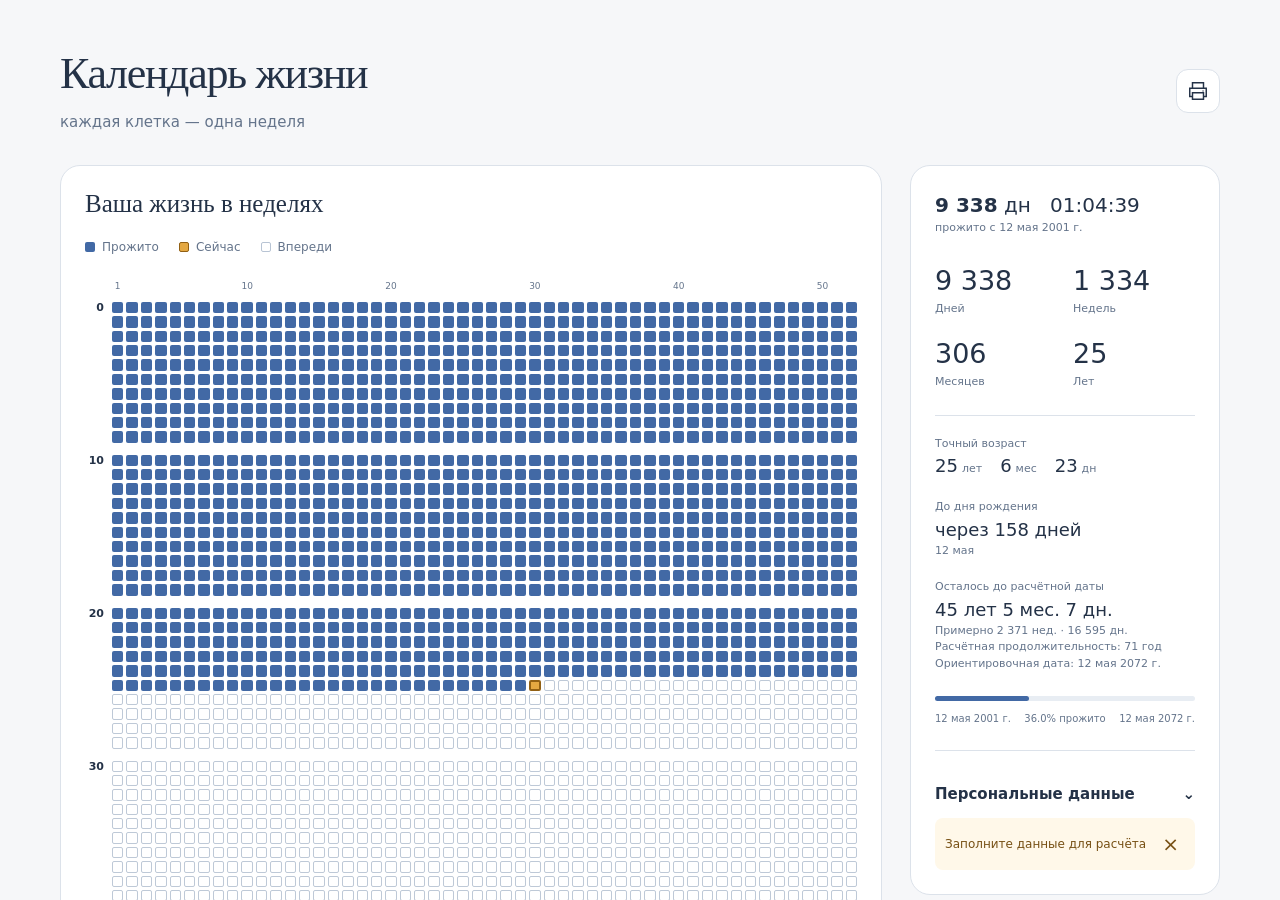
<file: index.html>
<!doctype html>
<html lang="ru"><head><meta charset="utf-8"><meta name="viewport" content="width=device-width, initial-scale=1"><meta http-equiv="refresh" content="0;url=life_calendar.html"><title>Календарь жизни</title></head><body><a href="life_calendar.html">Открыть календарь жизни</a></body></html>
</file>
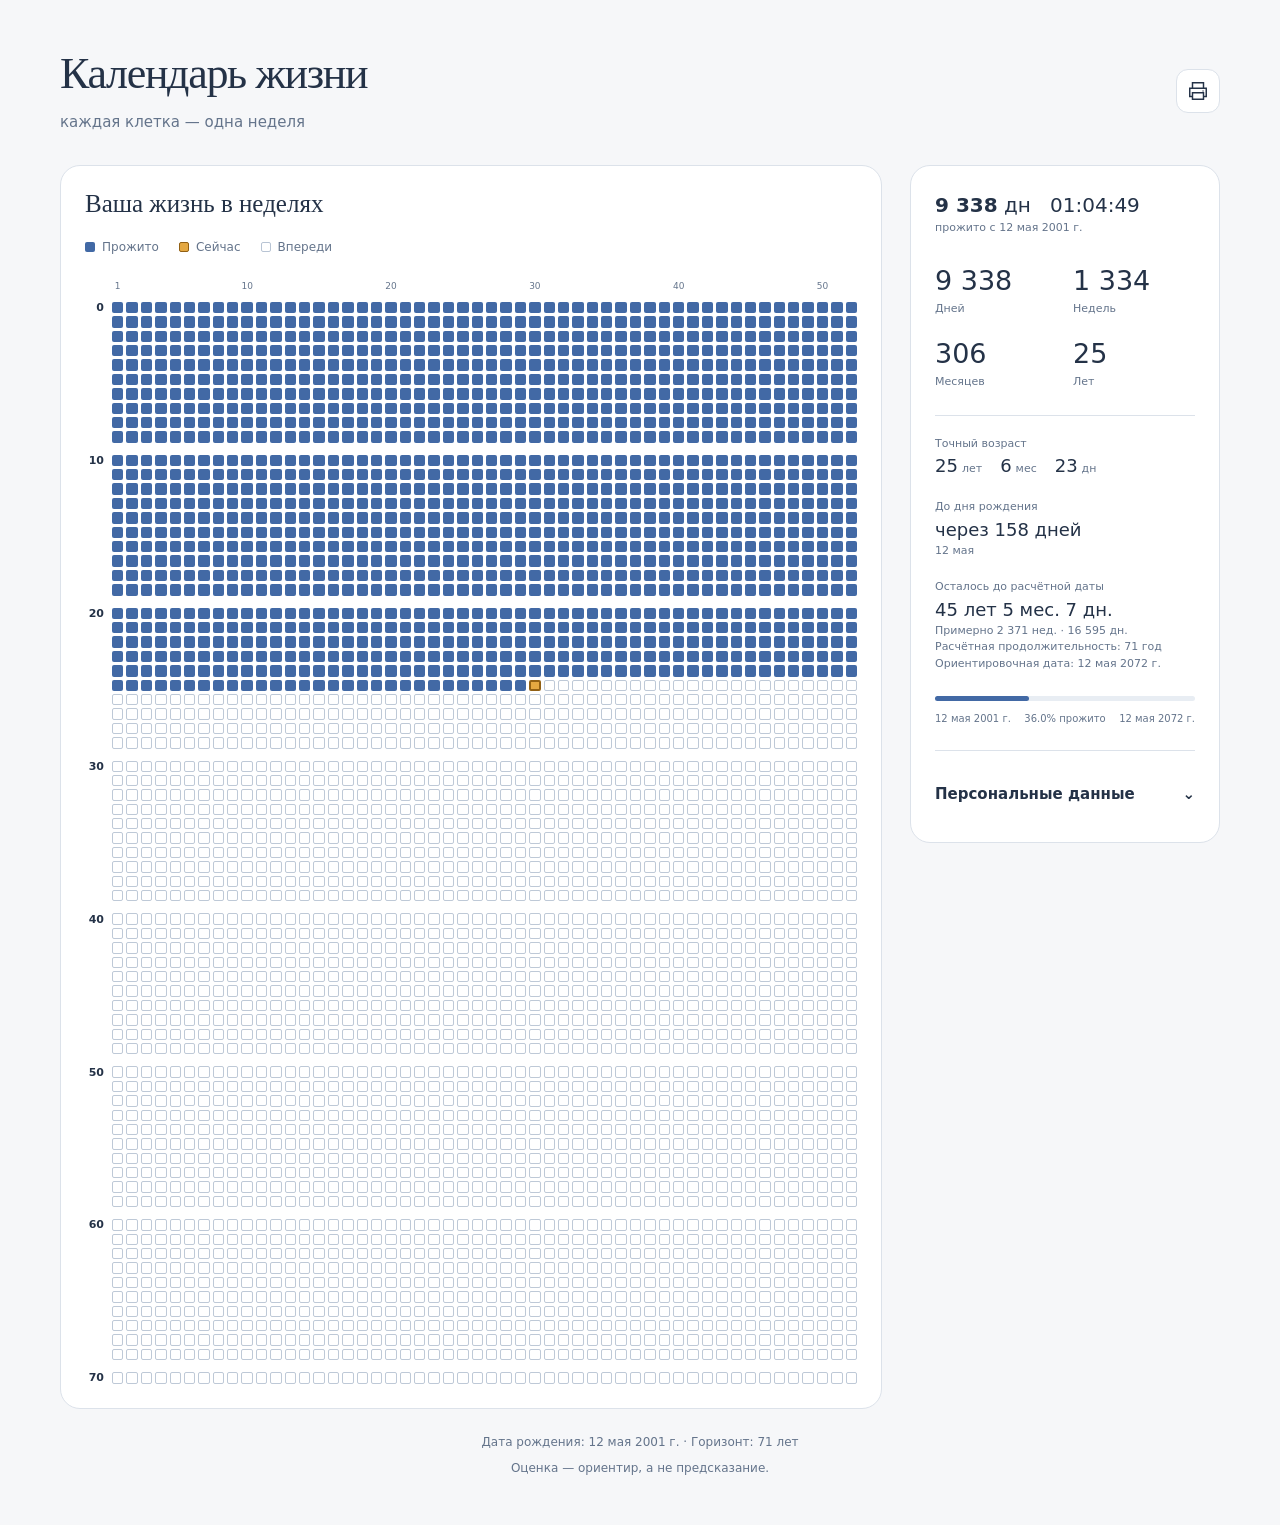
<file: life_calendar.html>
<!DOCTYPE html>
<html lang="ru">
<head>
  <meta charset="UTF-8">
  <meta name="viewport" content="width=device-width, initial-scale=1.0">
  <title>Календарь жизни</title>
  <link rel="stylesheet" href="styles.css">
</head>
<body>

<div id="tooltip"></div>
<button id="backBtn">● сейчас</button>

<div class="page"><header class="header"><div>
  <h1>Календарь жизни</h1>
  <p class="header-meta">каждая клетка — одна неделя</p>
</div><button class="icon-btn" id="printBtn" aria-label="Распечатать или сохранить в PDF" title="Распечатать или сохранить в PDF"><svg viewBox="0 0 24 24" fill="none" stroke="currentColor" stroke-width="1.6" aria-hidden="true"><path d="M6 9V3h12v6M6 18H3V9h18v9h-3M6 14h12v7H6z"/><path d="M17 12h1"/></svg></button></header>

<main class="layout">
<section class="calendar-card" aria-label="Календарь жизни"><h2>Ваша жизнь в неделях</h2><div class="print-summary" id="printSummary"></div>
<div class="legend">
  <div class="legend-item"><div class="legend-dot past"></div><span>Прожито</span></div>
  <div class="legend-item"><div class="legend-dot current"></div><span>Сейчас</span></div>
  <div class="legend-item"><div class="legend-dot future"></div><span>Впереди</span></div>
</div>

<div class="calendar-outer">
  <div class="col-labels" id="colLabels"></div>
  <div class="grid" id="grid"></div>
</div>

</section>
<aside class="sidebar"><div class="live-counter">
  <div class="counter-time">
    <span class="counter-days" id="cDays">0</span> дн &nbsp;
    <span id="cH">00</span>:<span id="cM">00</span>:<span class="counter-secs" id="cS">00</span>
  </div>
  <div class="counter-label" id="counterLabel"></div>
</div>

<div class="stats-section">
  <div class="stats-row primary">
    <div class="stat"><div class="stat-value"        id="sDays">—</div><div class="stat-label">Дней</div></div>
    <div class="stat"><div class="stat-value blue"   id="sWeeks">—</div><div class="stat-label">Недель</div></div>
    <div class="stat"><div class="stat-value violet" id="sMonths">—</div><div class="stat-label">Месяцев</div></div>
    <div class="stat"><div class="stat-value gold"   id="sYears">—</div><div class="stat-label">Лет</div></div>
  </div>
  <div class="stats-row secondary">
    <div class="stat">
      <div class="insight-label">Точный возраст</div>
      <div class="age-breakdown">
        <div class="age-unit"><span class="age-num" id="iY">—</span><span class="age-lbl">лет</span></div>
        <div class="age-unit"><span class="age-num" id="iM">—</span><span class="age-lbl">мес</span></div>
        <div class="age-unit"><span class="age-num" id="iD">—</span><span class="age-lbl">дн</span></div>
      </div>
    </div>
    <div class="stat">
      <div class="insight-label">До дня рождения</div>
      <div class="insight-main" id="iBdMain">—</div>
      <div class="insight-sub"  id="iBdSub"></div>
    </div>
    <div class="stat">
      <div class="insight-label">Осталось до расчётной даты</div>
      <div class="insight-main" id="iEndMain">—</div>
      <div class="insight-sub" id="iRemainingWeeks"></div>
      <div class="insight-sub" id="iLifespan"></div>
      <div class="insight-sub"  id="iEndSub"></div>
    </div>
  </div>
</div>

<div class="progress-wrap">
  <div class="progress-track">
    <div class="progress-fill" id="progressFill"><div class="progress-dot"></div></div>
  </div>
  <div class="progress-labels">
    <span id="birthLabel"></span>
    <span id="progressLabel"></span>
    <span id="endLabel"></span>
  </div>
</div>

<section class="settings-panel" aria-label="Параметры календаря">
  <div class="calculator-toggle-row"><button id="toggleCalculatorBtn" type="button" aria-expanded="false" aria-controls="settingsForm">Персональные данные</button></div>
  <div class="hint" id="firstVisitHint" hidden>Заполните данные для расчёта<button type="button" id="dismissHint" aria-label="Закрыть подсказку">×</button></div>
  <form class="settings-form calculator-panel" id="settingsForm" hidden>
    <div class="settings-field">
      <label for="birthInput">Дата рождения</label>
      <input class="settings-input" id="birthInput" type="date" required>
    </div>
    <div class="calculator-title">Калькулятор факторов долголетия</div>
    <p class="calculator-note">
      База — данные World Bank. Модификаторы взяты из рецензируемых исследований, итог ограничен диапазоном ±25 лет от базового значения.
    </p>
    <div class="calculator-grid">
      <div class="calculator-field">
        <label for="calcCountryInput">Страна</label>
        <select class="settings-input" id="calcCountryInput"></select>
      </div>
      <div class="calculator-field">
        <label for="calcSexInput">Пол</label>
        <select class="settings-input" id="calcSexInput">
          <option value="male">Мужской</option>
          <option value="female">Женский</option>
        </select>
      </div>
      <div class="calculator-field">
        <label for="calcHeightInput">Рост (см)</label>
        <input class="settings-input" id="calcHeightInput" type="number" min="100" max="250" step="1" placeholder="175">
      </div>
      <div class="calculator-field">
        <label for="calcWeightInput">Вес (кг)</label>
        <input class="settings-input" id="calcWeightInput" type="number" min="30" max="300" step="0.1" placeholder="70">
      </div>
    </div>
    <div class="calculator-checks">
      <label class="calculator-check"><input type="checkbox" id="calcFamilyLongevityInput"> Родитель дожил до 85+</label>
      <label class="calculator-check"><input type="checkbox" id="calcConditionHeartInput"> Болезнь сердца</label>
      <label class="calculator-check"><input type="checkbox" id="calcConditionCancerRemissionInput"> Рак (ремиссия)</label>
      <label class="calculator-check"><input type="checkbox" id="calcConditionCancerActiveInput"> Активный рак</label>
    </div>
    <div class="calculator-grid" id="calcFactorsGrid"></div>
    <div class="calculator-result" id="calcResult" aria-live="polite"></div>
    <div class="settings-actions"><button class="settings-btn primary" type="submit">Рассчитать</button><button class="settings-btn" id="resetSettingsBtn" type="button">Сбросить</button></div>
  </form>
  <p class="settings-message" id="settingsMessage" aria-live="polite"></p>
</section>

</aside></main>
<footer id="footer"></footer><p class="calculator-note" style="text-align:center;margin-top:8px">Оценка — ориентир, а не предсказание.</p>
</div>

<script src="data.js"></script>
<script src="app.js"></script>
</body>
</html>
</file>
<file: styles.css>
* { box-sizing: border-box; }
:root { color-scheme: light; --bg:#f6f7f9; --surface:#fff; --text:#243247; --muted:#64748b; --border:#dce2ea; --accent:#4269a5; --gold:#a96709; --cell:10px; --gap:3px; }
body { margin:0; padding:48px 24px; background:var(--bg); color:var(--text); font:15px/1.5 system-ui,sans-serif; }
.page { max-width:1160px; margin:auto; }
.header { display:flex; justify-content:space-between; align-items:center; margin-bottom:32px; }
h1 { margin:0; font:500 clamp(28px,4vw,44px)/1.2 Georgia,serif; letter-spacing:-.03em; }
.header-meta { color:var(--muted); margin:10px 0 0; }
.layout { display:grid; grid-template-columns:minmax(0,1fr) 310px; gap:28px; align-items:start; }
.calendar-card,.sidebar { background:var(--surface); border:1px solid var(--border); border-radius:20px; padding:24px; }
.sidebar { display:flex; flex-direction:column; gap:24px; }
h2 { margin:0 0 20px; font:500 25px Georgia,serif; }
button,input,select { font:inherit; }
button { cursor:pointer; }
.icon-btn { display:grid; place-items:center; width:44px; height:44px; background:white; color:var(--text); border:1px solid var(--border); border-radius:12px; }
.icon-btn svg { width:22px; height:22px; }
button:focus-visible,.week:focus-visible { outline:2px solid var(--accent); outline-offset:3px; }
.settings-panel { border-top:1px solid var(--border); padding-top:20px; }
.settings-form,.calculator-panel { display:grid; gap:16px; }
.settings-form { max-height:min(52dvh, 440px); overflow-y:auto; overscroll-behavior:contain; scrollbar-gutter:stable; padding:4px 8px 0 2px; }
.settings-form .settings-actions { position:sticky; bottom:0; background:var(--surface); padding:12px 0; border-top:1px solid var(--border); z-index:1; }
.calculator-panel[hidden],[hidden] { display:none !important; }
.calculator-toggle-row { margin:0; }
#toggleCalculatorBtn { width:100%; text-align:left; display:flex; justify-content:space-between; padding:12px 0; border:0; background:none; color:var(--text); font-weight:600; }
#toggleCalculatorBtn::after { content:'⌄'; }
#toggleCalculatorBtn[aria-expanded="true"]::after { content:'⌃'; }
.settings-field,.calculator-field { display:flex; flex-direction:column; gap:6px; min-width:0; }
label { font-size:12px; color:var(--muted); }
.settings-input { width:100%; min-width:0; padding:10px; color:var(--text); background:white; border:1px solid #bdc8d6; border-radius:8px; }
.settings-input:focus { outline:2px solid #adc4e8; outline-offset:1px; }
.settings-actions { display:flex; gap:8px; }
.settings-btn { border:1px solid var(--border); border-radius:8px; padding:10px 12px; background:#fff; color:var(--text); font-size:13px; }
.settings-btn.primary { background:var(--accent); color:#fff; flex:1; border-color:var(--accent); }
.settings-btn:hover,.icon-btn:hover { filter:brightness(.96); }
.settings-message,.calculator-note,small { font-size:12px; color:var(--muted); }
.settings-message:empty { display:none; }
.settings-message.error { color:#a92727; }
.calculator-title { font-weight:600; font-size:14px; }
.calculator-note { margin:0; }
.calculator-grid,.calculator-checks { display:grid; gap:14px; }
.calculator-check { display:flex; gap:8px; align-items:start; }
input[type=checkbox] { accent-color:var(--accent); }
a { color:var(--accent); }
.calculator-result { background:#f1f5fa; padding:12px; border-radius:8px; font-size:12px; }
.hint { display:flex; gap:10px; align-items:center; padding:10px; border-radius:8px; background:#fff8e9; color:#775014; font-size:12px; }
.hint button { margin-left:auto; background:none; border:0; font-size:20px; color:inherit; }
.live-counter { font-variant-numeric:tabular-nums; }
.counter-time { font-size:20px; }
.counter-days { font-weight:600; }
.counter-label,.stat-label,.insight-label,.age-lbl,.insight-sub { color:var(--muted); font-size:11px; }
.stats-row { display:grid; gap:16px; }
.stats-row.primary { grid-template-columns:1fr 1fr; margin-bottom:24px; }
.stat-value { font-size:27px; font-variant-numeric:tabular-nums; }
.stats-row.secondary { border-top:1px solid var(--border); padding-top:20px; gap:20px; }
.age-breakdown { display:flex; gap:18px; }
.age-unit { display:flex; gap:4px; align-items:baseline; }
.age-num,.insight-main { font-size:18px; }
.progress-track { height:5px; border-radius:8px; background:#e8edf3; }
.progress-fill { height:100%; background:var(--accent); border-radius:8px; }
.progress-labels { display:flex; justify-content:space-between; gap:5px; margin-top:10px; font-size:10px; color:var(--muted); }
.legend { display:flex; gap:20px; margin-bottom:24px; color:var(--muted); font-size:12px; }
.legend-item { display:flex; gap:7px; align-items:center; }
.legend-dot { width:10px; height:10px; border-radius:2px; }
.legend-dot.past { background:var(--accent); }
.legend-dot.current { background:#e4a842; border:1px solid #916014; }
.legend-dot.future { border:1px solid #b8c4d4; }
.calendar-outer { width:100%; }
.col-labels,.year-row { display:grid; grid-template-columns:24px repeat(52,minmax(0,1fr)); gap:var(--gap); align-items:center; }
.col-labels { margin-bottom:8px; }
.col-labels::before { content:''; }
.col-label { text-align:center; font-size:9px; color:var(--muted); }
.grid { display:grid; gap:var(--gap); }
.year-row { position:relative; }
.year-row::before { content:""; }
.year-row.decade-gap { margin-top:9px; }
.row-label { position:absolute; left:0; width:24px; text-align:right; padding-right:5px; font-size:9px; color:var(--muted); line-height:1; }
.row-label.decade { color:var(--text); font-weight:700; font-size:11px; }
.week { aspect-ratio:1; border-radius:2px; min-width:0; border:1px solid transparent; }
.week.past { background:var(--accent); }
.week.future { background:white; border-color:#bec9d7; }
.week.current { background:#e4a842; border:2px solid #916014; }
.week:hover { outline:2px solid var(--text); outline-offset:1px; }
#tooltip { position:fixed; opacity:0; pointer-events:none; background:#fff; color:var(--text); border:1px solid var(--border); border-radius:8px; box-shadow:0 4px 20px #24324715; padding:10px 14px; font-size:12px; z-index:10; max-width:calc(100vw - 24px); }
#tooltip.show { opacity:1; }
#backBtn { position:fixed; right:24px; bottom:24px; border:1px solid var(--border); border-radius:12px; padding:12px 18px; background:white; color:var(--text); visibility:hidden; }
#backBtn.visible { visibility:visible; }
footer { color:var(--muted); font-size:12px; margin-top:24px; text-align:center; }
.print-summary { display:none; }
@media(max-width:1000px) { .layout { grid-template-columns:minmax(0,1fr); } .sidebar { grid-row:1; } .stats-row.primary { grid-template-columns:repeat(4,1fr); } .stats-row.secondary { grid-template-columns:repeat(3,1fr); } .calculator-grid { grid-template-columns:1fr 1fr; } }
@media(max-width:540px) { body { padding:24px 12px; } .calendar-card,.sidebar { padding:16px 12px; border-radius:14px; } :root { --gap:1px; } .legend { gap:12px; font-size:11px; } .week { border-radius:1px; } .stats-row.secondary,.calculator-grid { grid-template-columns:1fr; } .stat-value { font-size:22px; } .col-label { font-size:7px; } }
@page { size:A4 portrait; margin:10mm; }
@media print {
  :root { --gap:0.45mm; --print-cell:min(2.05mm, var(--print-row, 2.05mm)); --text:#111; --muted:#444; }
  body { background:white; color:#111; padding:0; font-size:10pt; }
  .page { max-width:none; }
  .header { margin-bottom:4mm; }
  h1 { font-size:24pt; }
  .header-meta { margin-top:2mm; font-size:9pt; }
  .layout { display:grid; grid-template-columns:minmax(0,1fr) 49mm; gap:5mm; align-items:start; }
  .icon-btn,#tooltip,#backBtn,.settings-panel { display:none !important; }
  .sidebar { display:flex; grid-row:auto; padding:4mm; gap:5mm; border:0.2mm solid #aaa; border-radius:2mm; min-width:0; }
  .counter-time { font-size:10pt; }
  .counter-label,.stat-label,.insight-label,.age-lbl,.insight-sub { font-size:7pt; }
  .stats-row.primary { grid-template-columns:1fr 1fr; gap:3mm; margin-bottom:4mm; }
  .stats-row.secondary { grid-template-columns:1fr; gap:4mm; padding-top:4mm; }
  .stat-value { font-size:14pt; }
  .age-breakdown { gap:2mm; flex-wrap:wrap; }
  .age-unit { gap:1mm; }
  .age-num,.insight-main { font-size:10pt; }
  .progress-labels { flex-wrap:wrap; gap:1mm; font-size:6pt; }
  .progress-track { background:#eee; border:0.2mm solid #777; }
  .progress-fill { background:#555; print-color-adjust:exact; -webkit-print-color-adjust:exact; }
  .col-labels,.year-row { grid-template-columns:5mm repeat(52,var(--print-cell)); }
  .col-label { font-size:5pt; }
  .calendar-card { border:0; padding:0; border-radius:0; }
  h2 { display:none; }
  .print-summary { display:block; font-size:9pt; margin-bottom:3mm; }
  .legend { margin-bottom:3mm; font-size:8pt; }
  .col-labels { margin-bottom:1mm; }
  .grid { gap:var(--gap); }
  .year-row { height:var(--print-cell); }
  .year-row.decade-gap { margin-top:1.4mm; }
  .week { width:var(--print-cell); height:var(--print-cell); aspect-ratio:1; border-radius:0; }
  .week.past,.legend-dot.past { background:#777 !important; border:0.2mm solid #555; print-color-adjust:exact; -webkit-print-color-adjust:exact; }
  .week.future,.legend-dot.future { background:white !important; border:0.2mm solid #888; }
  .week.current,.legend-dot.current { background:white !important; border:0.2mm solid #000; box-shadow:inset 0 0 0 0.3mm #000; print-color-adjust:exact; -webkit-print-color-adjust:exact; }
  .row-label,.row-label.decade { width:5mm; font-size:6pt; }
  footer { display:none; }
}
</file>
